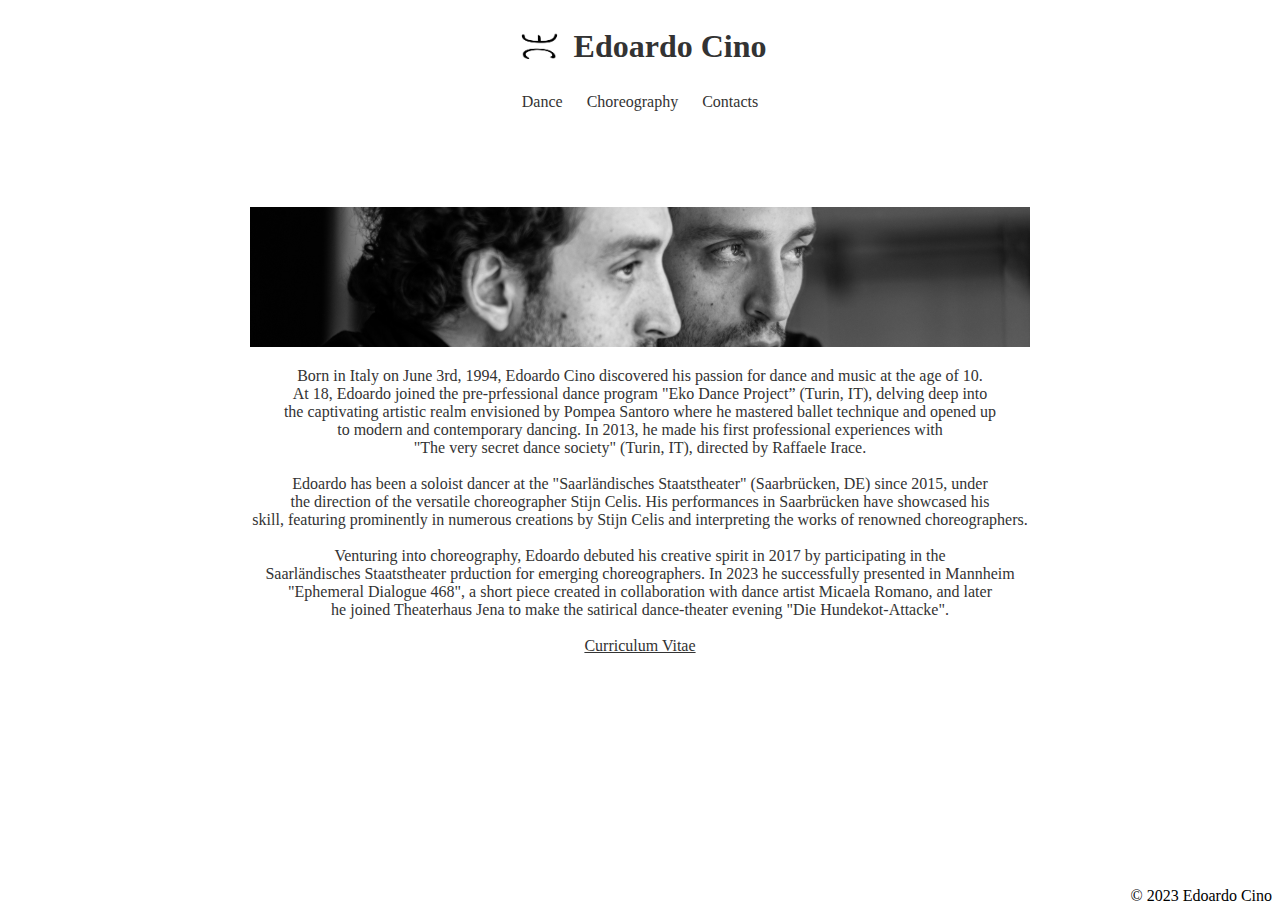
<file: index.html>
<!DOCTYPE html>
<html lang="en">

<head>
    <meta charset="UTF-8">
    <meta name="viewport" content="width=device-width, initial-scale=1.0">
    <title>Edoardo Cino</title>
    <link rel="stylesheet" href="styles.css"> <!-- Link to your CSS file (if applicable) -->
    <link rel="icon" href="favicon.ico" type="image/x-icon"> <!-- Link to your favicon (if applicable) -->
</head>

<body>
    <header>
        <h1>
        <a href="index.html">
            <img src="logos/logo-black.png" alt="Logo" class="logo">
            Edoardo Cino
        </a>
        </h1>
        <nav>
             <ul>
                 <li><a href="dance.html">Dance</a></li>
                 <li><a href="choreography.html">Choreography</a></li>
                 <li><a href="contacts.html">Contacts</a></li>
             </ul>
        </nav>
    </header>
    <main class= "about">
	<section class="cover-section"><img src="images/cover1.jpg"></section>
        <section>
            <p> Born in Italy on June 3rd, 1994, Edoardo Cino discovered his passion for dance and music at the age of 10. <br>
		At 18, Edoardo joined the pre-prfessional dance program "Eko Dance Project” (Turin, IT), delving deep into<br> 
		the captivating artistic realm envisioned by Pompea Santoro where he mastered ballet technique and opened up<br> 
		to modern and contemporary dancing. In 2013, he made his first professional experiences with <br>
		"The very secret dance society" (Turin, IT), directed by Raffaele Irace.<br>
		<br>
		Edoardo has been a soloist dancer at the "Saarländisches Staatstheater" (Saarbrücken, DE) since 2015, under<br>
		the direction of the versatile choreographer Stijn Celis. His performances in Saarbrücken have showcased his<br> 
		skill, featuring prominently in numerous creations by Stijn Celis and interpreting the works of renowned choreographers.<br>
		<br>
		Venturing into choreography, Edoardo debuted his creative spirit in 2017 by participating in the<br> 
		Saarländisches Staatstheater prduction for emerging choreographers. In 2023 he successfully presented in Mannheim<br> 
		"Ephemeral Dialogue 468", a short piece created in collaboration with dance artist Micaela Romano, and later<br> 
		he joined Theaterhaus Jena to make the satirical dance-theater evening "Die Hundekot-Attacke".<br> 
		<br>
		<a class="about" href="pdf/cv-ec.pdf" target="_blank">Curriculum Vitae</a><br>
	   </p>
        </section>

        <!-- Add more sections about yourself as needed -->
    </main>


    <footer>
        <p>&copy; 2023 Edoardo Cino</p>
    </footer>
</body>

</html>
</file>
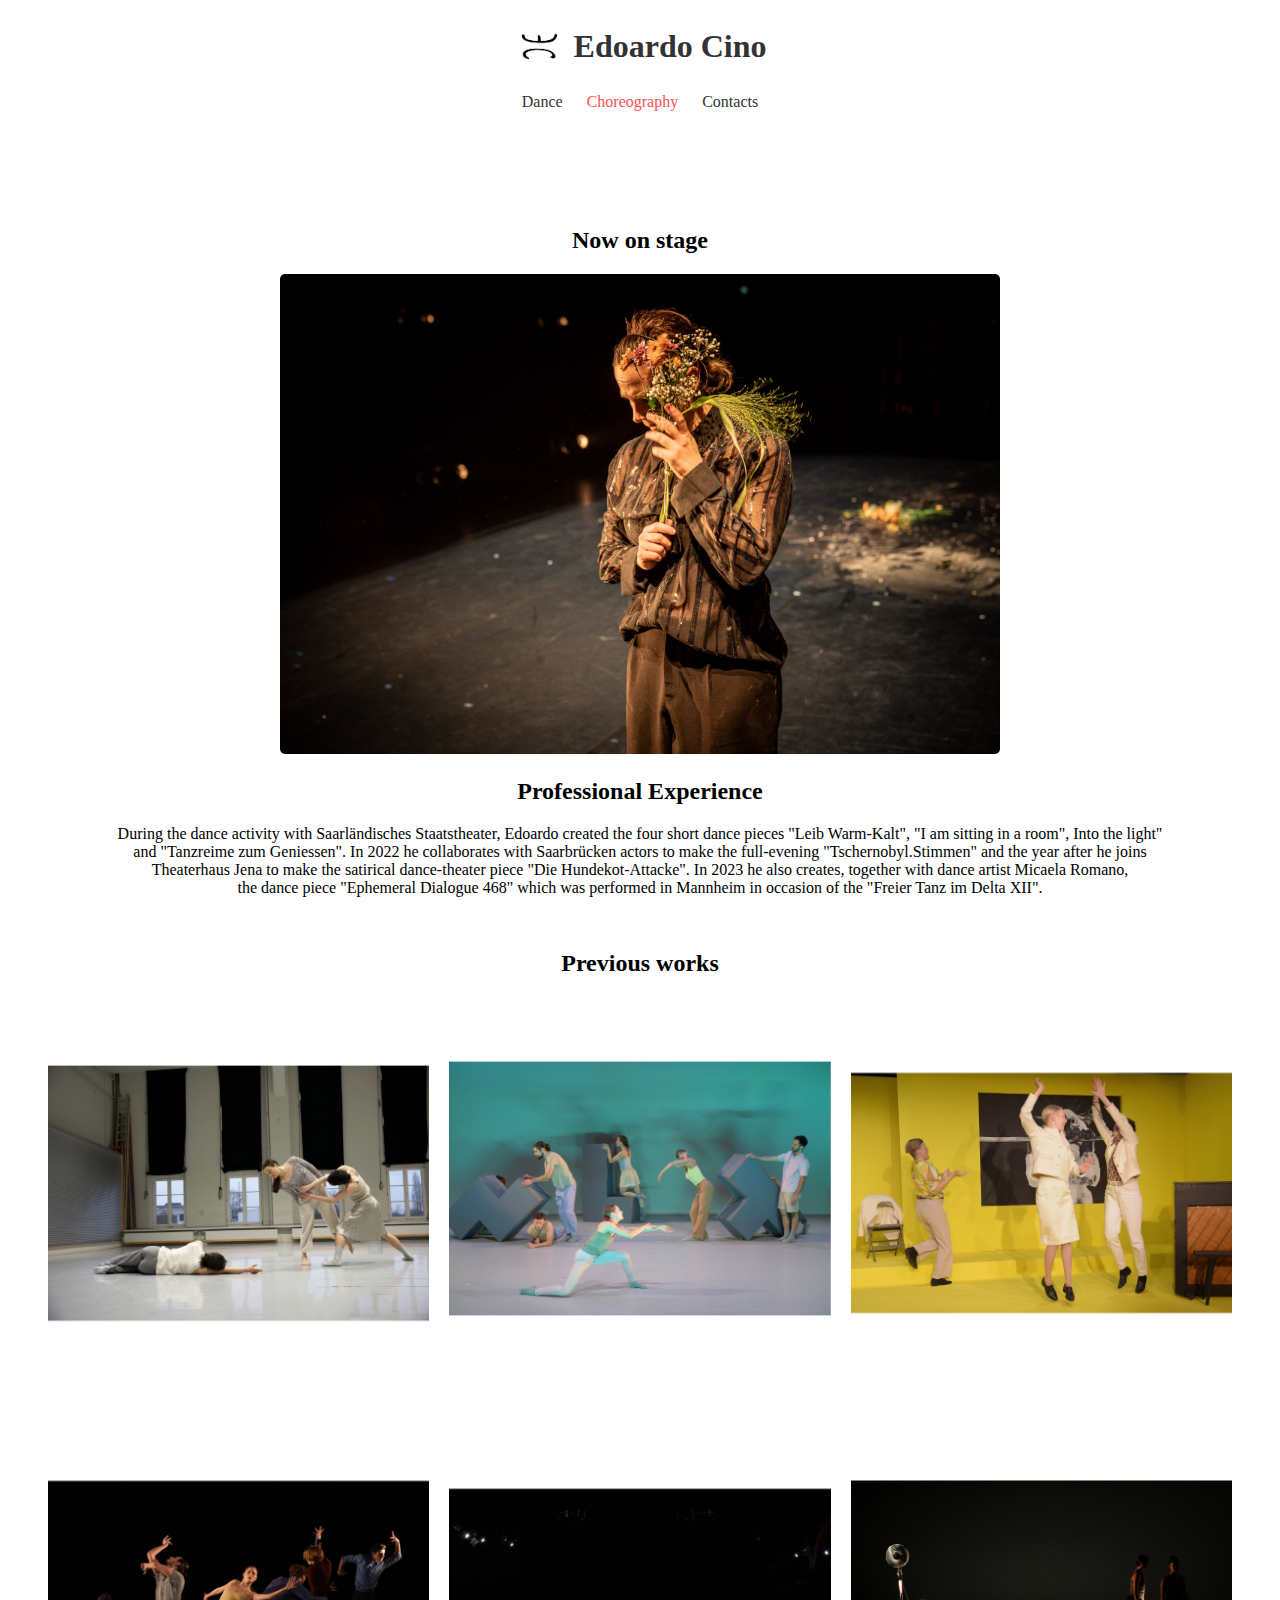
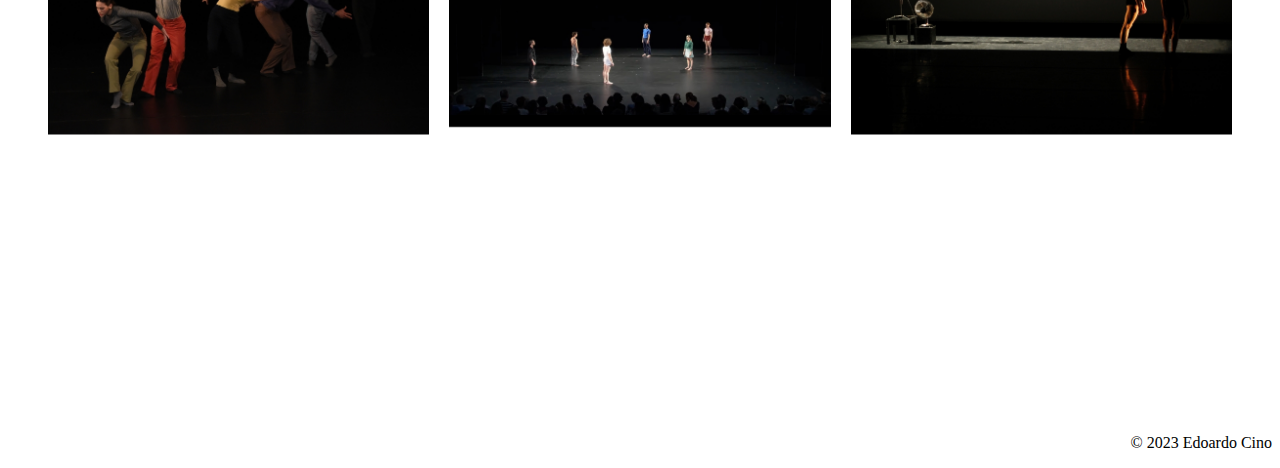
<file: choreography.html>
<!DOCTYPE html>
<html lang="en">

<head>
    <meta charset="UTF-8">
    <meta name="viewport" content="width=device-width, initial-scale=1.0">
    <title>Edoardo Cino</title>
    <link rel="stylesheet" href="styles.css"> <!-- Link to your CSS file (if applicable) -->
    <link rel="icon" href="favicon.ico" type="image/x-icon"> <!-- Link to your favicon (if applicable) -->
</head>

<body>
    <header>
        <h1>
        <a href="index.html">
            <img src="logos/logo-black.png" alt="Logo" class="logo">
            Edoardo Cino
        </a>
        </h1>
        <nav>
             <ul>
                 <li><a href="dance.html">Dance</a></li>
                 <li><a href="choreography.html"><span class="highlight-word">Choreography</span></a></li>
                 <li><a href="contacts.html">Contacts</a></li>
             </ul>
        </nav>
    </header>

    <main class="dance-page">

<section>
    <h2>Now on stage</h2>
    <div class="image" data-text="Die Hundekot-Attacke - Theaterhaus Jena">
        <a href="https://www.theaterhaus-jena.de/die-hundekotattacke.html" target:"_blank">
            <img src="images/hundekot1.jpg" alt="now-on-stage" style="position:relative;top:0;left:0;width:720px;">
            <div class="overlay">Die Hundekot-Attacke</div>
        </a>
    </div>
</section>

        <section>
            <h2>Professional Experience</h2>
                <p>
		During the dance activity with Saarländisches Staatstheater, Edoardo created the four short dance pieces "Leib Warm-Kalt", "I am sitting in a room", Into the light"<br> 
		and "Tanzreime zum Geniessen". In 2022 he collaborates with Saarbrücken actors to make the full-evening "Tschernobyl.Stimmen" and the year after he joins<br> 
		Theaterhaus Jena to make the satirical dance-theater piece "Die Hundekot-Attacke". In 2023 he also creates, together with dance artist Micaela Romano, <br>
		the dance piece "Ephemeral Dialogue 468" which was performed in Mannheim in occasion of the "Freier Tanz im Delta XII". 
		</p>
        </section>
<br>
<section>
    <h2>Previous works</h2>
    <div class="gallery">
        <div class="image-row">
            <div class="image" data-text="Ephemeral Dialogue 468">
                <a href="https://vimeo.com/odraode/ephemeral"><img src="images/ephemeral1.jpg" alt="Image 1"></a>
            </div>
            <div class="image" data-text="Tanzreime zum Geniessen">
                <a href="https://vimeo.com/odraode/tanzreime"><img src="images/tanzreime1.jpg" alt="Image 2"></a>
            </div>
            <div class="image" data-text="Tschernobyl.Stimmen">
                 <a href="https://www.staatstheater.saarland/detail/tschernobyl"><img src="images/tschernobyl1.jpg" alt="Image 3"></a>
            </div>
        </div>
<br>
        <div class="image-row">
            <div class="image" data-text="Into the light">
                 <a href="#"><img src="images/intothelight1.jpg" alt="Image 4"></a>
            </div>
            <div class="image" data-text="I am sitting in a room">
                 <a href="#"><img src="images/iamsitting1.jpg" alt="Image 5"></a>
            </div>
            <div class="image" data-text="Leib Warm-Kalt">
                 <a href="#"><img src="images/leib1.jpg" alt="Image 6"></a>
            </div>
        </div>
</section>
    </main>


    <footer>
        <p>&copy; 2023 Edoardo Cino</p>
    </footer>
</body>

</html>
</file>
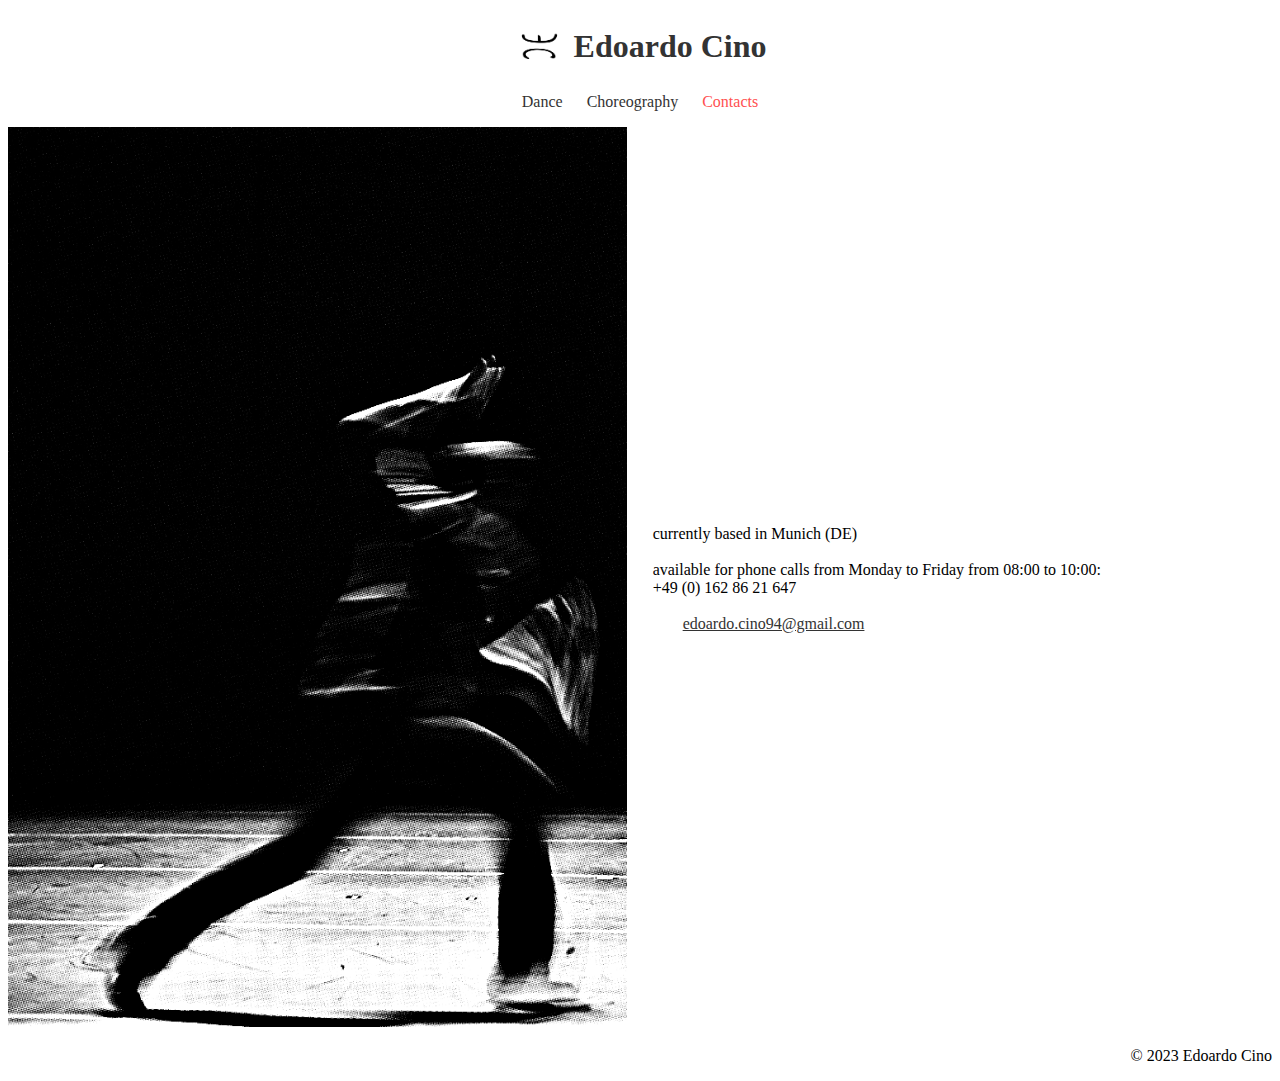
<file: contacts.html>
<!DOCTYPE html>
<html lang="en">

<head>
    <meta charset="UTF-8">
    <meta name="viewport" content="width=device-width, initial-scale=1.0">
    <title>Edoardo Cino</title>
    <link rel="stylesheet" href="styles.css"> <!-- Link to your CSS file (if applicable) -->
</head>

<body>
    <header>
        <h1>
        <a href="index.html">
            <img src="logos/logo-black.png" alt="Logo" class="logo">
            Edoardo Cino
        </a>
        </h1>
        <nav>
             <ul>
                 <li><a href="dance.html">Dance</a></li>
                 <li><a href="choreography.html">Choreography</a></li>
                 <li><a href="contacts.html"><span class="highlight-word">Contacts</span></a></li>
             </ul>
        </nav>
    </header>
    <main class= "contacts">
	<section class="photo-contacts">
            <img src="images/GPAmore151.png" alt="Your Photo">
        </section>
    	<section class="text-contacts">
		<p>
		currently based in Munich (DE)<br>
		<br>
		available for phone calls from Monday to Friday from 08:00 to 10:00:<br>
		+49 (0) 162 86 21 647<br>
		<br>
		<a class="about" href="mailto:edoardo.cino94@gmail.com">edoardo.cino94@gmail.com</a>
		</p>
   	 </section>
    </main>

    <footer>
        <p>&copy; 2023 Edoardo Cino</p>
    </footer>
</body>

</html>
</file>
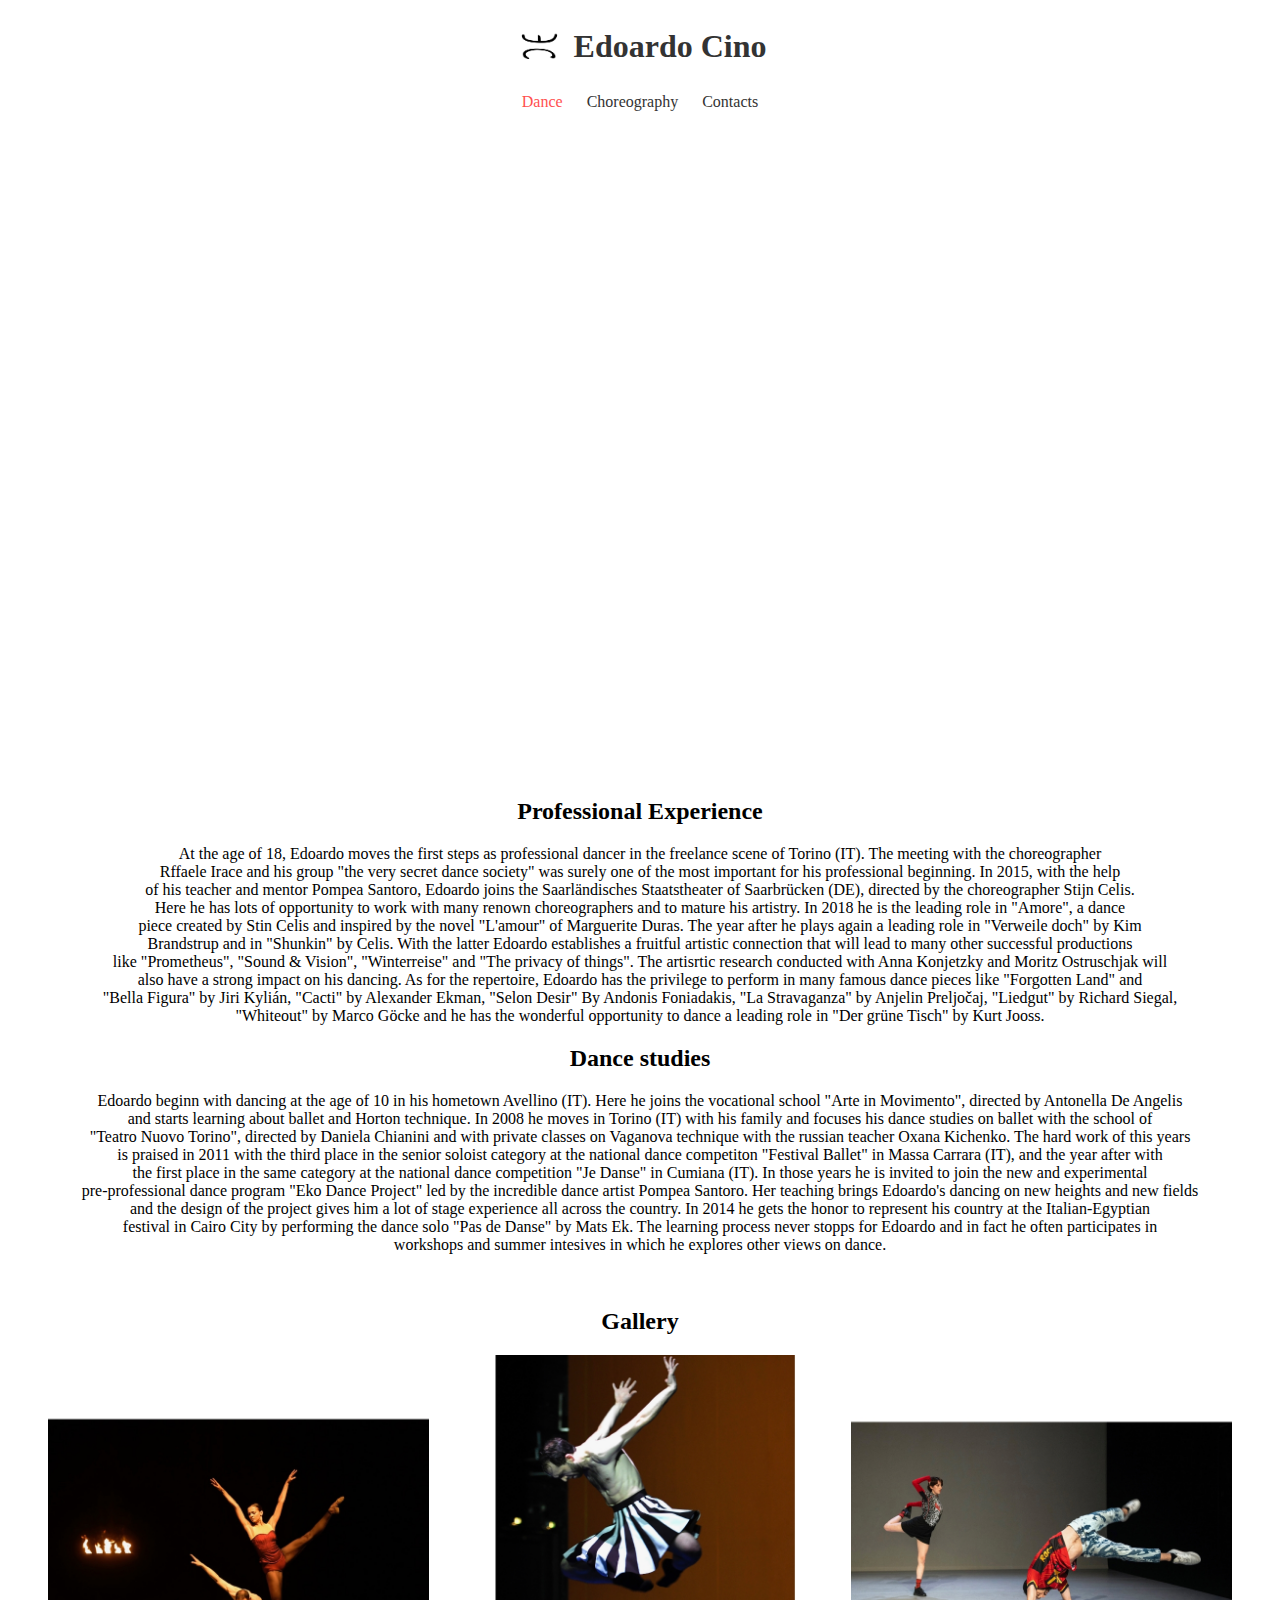
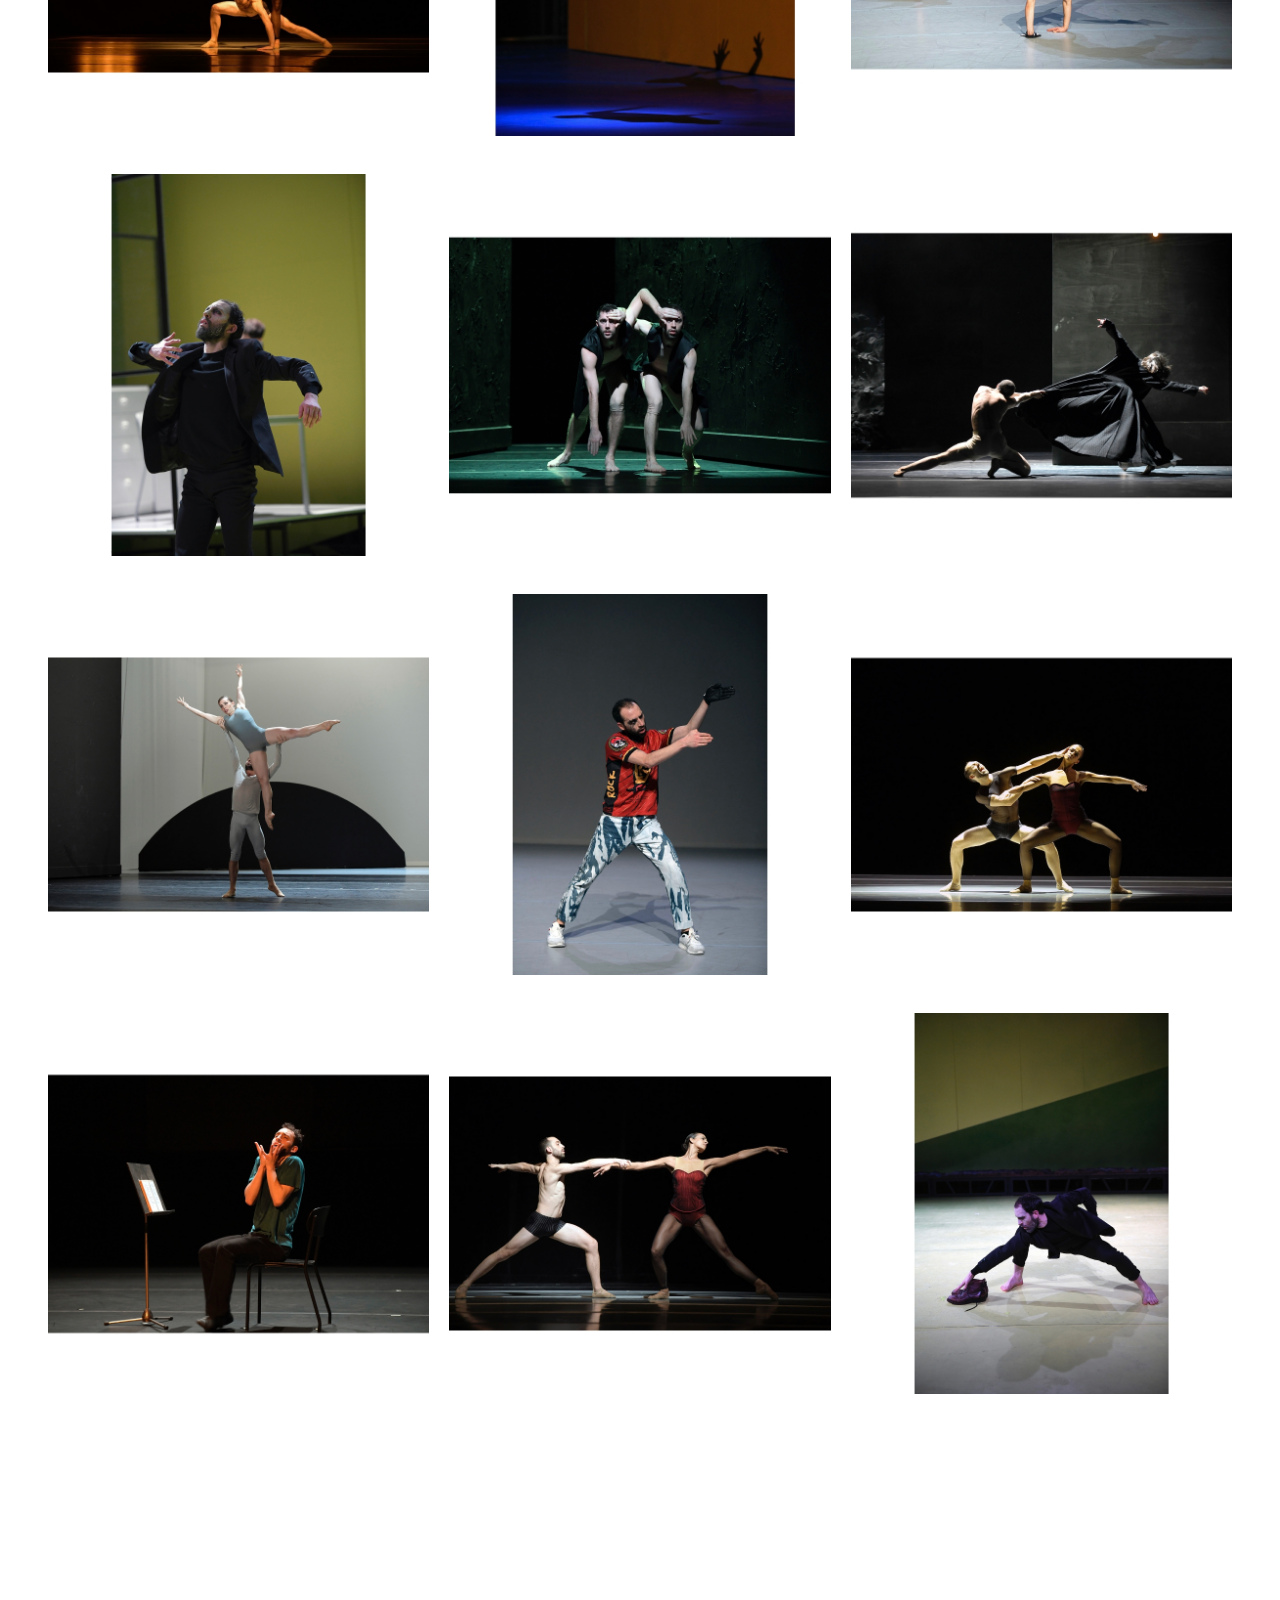
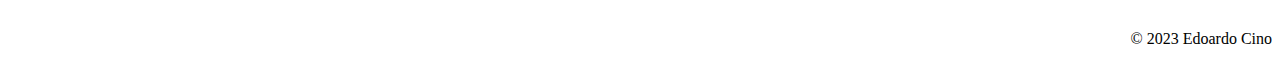
<file: dance.html>
<!DOCTYPE html>
<html lang="en">

<head>
    <meta charset="UTF-8">
    <meta name="viewport" content="width=device-width, initial-scale=1.0">
    <title>Edoardo Cino</title>
    <link rel="stylesheet" href="styles.css"> <!-- Link to your CSS file (if applicable) -->
    <link rel="icon" href="favicon.ico" type="image/x-icon"> <!-- Link to your favicon (if applicable) -->
</head>

<body>
    <header>
        <h1>
        <a href="index.html">
            <img src="logos/logo-black.png" alt="Logo" class="logo">
            Edoardo Cino
        </a>
        </h1>
        <nav>
             <ul>
                 <li><a href="dance.html"><span class="highlight-word">Dance</span></a></li>
                 <li><a href="choreography.html">Choreography</a></li>
                 <li><a href="contacts.html">Contacts</a></li>
             </ul>
        </nav>
    </header>
    <main class="dance-page">

        <section>
<div style="padding:20% 0 20% 0;position:relative; margin: 10px 0 100px 0;"><iframe src="https://player.vimeo.com/video/784661537?badge=0&amp;autopause=0&amp;quality_selector=1&amp;player_id=0&amp;app_id=58479" frameborder="0" allow="autoplay; fullscreen; picture-in-picture" style="position:absolute;top:0;left:0;width:100%;height:100%;" title="Dance Showreel"></iframe></div><script src="https://player.vimeo.com/api/player.js"></script>
            
	    <h2>Professional Experience</h2>
                <p>
		At the age of 18, Edoardo moves the first steps as professional dancer in the freelance scene of Torino (IT). The meeting with the choreographer<br> 
		Rffaele Irace and his group "the very secret dance society" was surely one of the most important for his professional beginning. In 2015, with the help<br> 
		of his teacher and mentor Pompea Santoro, Edoardo joins the Saarländisches Staatstheater of Saarbrücken (DE), directed by the choreographer Stijn Celis.<br> 
		Here he has lots of opportunity to work with many renown choreographers and to mature his artistry. In 2018 he is the leading role in "Amore", a dance<br> 
		piece created by Stin Celis and inspired by the novel "L'amour" of Marguerite Duras. The year after he plays again a leading role in "Verweile doch" by Kim<br>
		Brandstrup and in "Shunkin" by Celis. With the latter Edoardo establishes a fruitful artistic connection that will lead to many other successful productions<br> 
		like "Prometheus", "Sound & Vision", "Winterreise" and "The privacy of things". The artisrtic research conducted with Anna Konjetzky and Moritz Ostruschjak will<br> 
		also have a strong impact on his dancing. As for the repertoire, Edoardo has the privilege to perform in many famous dance pieces like "Forgotten Land" and<br> 
		"Bella Figura" by Jiri Kylián, "Cacti" by Alexander Ekman, "Selon Desir" By Andonis Foniadakis, "La Stravaganza" by Anjelin Preljočaj, "Liedgut" by Richard Siegal,<br> 
		"Whiteout" by Marco Göcke and he has the wonderful opportunity to dance a leading role in "Der grüne Tisch" by Kurt Jooss.
	        </p>
            <h2>Dance studies</h2>
                <p>
		Edoardo beginn with dancing at the age of 10 in his hometown Avellino (IT). Here he joins the vocational school "Arte in Movimento", directed by Antonella De Angelis<br> 
		and starts learning about ballet and Horton technique. In 2008 he moves in Torino (IT) with his family and focuses his dance studies on ballet with the school of<br> 
		"Teatro Nuovo Torino", directed by Daniela Chianini and with private classes on Vaganova technique with the russian teacher Oxana Kichenko. The hard work of this years<br> 
		is praised in 2011 with the third place in the senior soloist category at the national dance competiton "Festival Ballet" in Massa Carrara (IT), and the year after with<br> 
		the first place in the same category at the national dance competition "Je Danse" in Cumiana (IT). In those years he is invited to join the new and experimental<br> 
		pre-professional dance program "Eko Dance Project" led by the incredible dance artist Pompea Santoro. Her teaching brings Edoardo's dancing on new heights and new fields<br>
		and the design of the project gives him a lot of stage experience all across the country. In 2014 he gets the honor to represent his country at the Italian-Egyptian<br> 
		festival in Cairo City by performing the dance solo "Pas de Danse" by Mats Ek. The learning process never stopps for Edoardo and in fact he often participates in<br> 
		workshops and summer intesives in which he explores other views on dance.
		</p>

        </section>
<br>
<section>
    <h2>Gallery</h2>
    <div class="gallery">
        <div class="image-row">
            <div class="image" data-text="Bella Figura - Kylian">
                <img src="images/bellafigura1.jpg" alt="Image 1">
            </div>
            <div class="image" data-text="Sound & Vision - Celis">
                <img src="images/sav1.jpg" alt="Image 2">
            </div>
            <div class="image" data-text="Gloom - Ostruschnjak">
                <img src="images/gloom1.jpg" alt="Image 3">
            </div>
        </div>
<br>
        <div class="image-row">
            <div class="image" data-text="Winterreise - Celis">
                <img src="images/winter2.jpg" alt="Image 4">
            </div>
            <div class="image" data-text="Prometheus - Celis">
                <img src="images/prometeo1.jpg" alt="Image 5">
            </div>
            <div class="image" data-text="Verweile doch - Brandstrup">
                <img src="images/verweile1.jpg" alt="Image 6">
            </div>
        </div>
<br>
        <div class="image-row">
            <div class="image" data-text="Prometheus - Celis">
                <img src="images/prometeo2.jpg" alt="Image 7">
            </div>
            <div class="image" data-text="Gloom - Ostruschnjak">
                <img src="images/gloom2.jpg" alt="Image 8">
            </div>
           <div class="image" data-text="Bella Figura - Kylian">
                <img src="images/bellafigura3.jpg" alt="Image 9">
            </div>
        </div>
<br>
        <div class="image-row">
            <div class="image" data-text="Amore - Celis">
                <img src="images/GPAmore245.jpg" alt="Image 10">
            </div>
            <div class="image" data-text="Bella Figura - Kylian">
                <img src="images/bellafigura2.jpg" alt="Image 11">
            </div>
            <div class="image" data-text="Winterreise - Celis">
                <img src="images/winter1.jpg" alt="Image 12">
            </div>
        </div>
        <!-- Add more image rows here choreography:Jiri Kilyan photography: Bettina Stoess dancers: E.Cino, G.Salvatto-->
    </div>
</section>


    </main>


    <footer>
        <p>&copy; 2023 Edoardo Cino</p>
    </footer>
</body>

</html>
</file>
<file: styles.css>
@font-face {
    font-family: 'Herculanum';
    src: url('fonts/herculanum.woff') format('woff');
}

h1 a {
    display: flex;
    align-items: center;
    justify-content: center;
    color: #333;
    text-decoration: none;
}

.logo {
    width: 50px; 
    height: auto;
    margin-right: 10px;
}

nav ul {
    list-style-type: none;
    padding: 0;
    text-align: center;
}

nav li {
    display: inline;
    margin: 0 10px; /* Add some space between the items */
}

nav a {
    text-decoration: none;
    color: #333; /* Set the color of the links */
    font-size: 16px; /* Set the font size */
}

.highlight-word {
    color: #ff5050;
}

.about {
    text-align: center;
    padding: 80px 30px 200px 30px;
    color: #333;	   
}


.contacts {
    display: flex;
    justify-content: space-between;
    align-items: center;
}

.text-contacts, .photo-contacts {
    width: 49%; /* Adjust the width as needed */
}

.photo-contacts img {
    width: 100%;
    height: 100vh;
}

.text-contacts {
    display: flex;
    flex-direction: column;
    justify-content: space-around;
    align-items: left;
    background-color: ; /* Optional background color */
}

.dance-page {
    justify-content: center;
    text-align: center;
    padding: 80px 30px 200px 30px;
}

.gallery {
    width: 100%;
    text-align: center; /* Center the images */
}

.image-row {
    display: flex;
    justify-content: center;
    margin-bottom: 20px; /* Add some space between rows */
}

.image {
    position: relative;
    flex: 0 0 calc(33.33% - 20px); /* Three images per row with some margin */
    margin: 0 10px; /* Adjust margin as needed */
}

.image img {
    width: 100%;
    height: auto;
    display: block;
    border-radius: 5px; /* Optional: add rounded corners to images */
}

.image::before {
    content: attr(data-text); /* Show the value of data-text attribute as the overlay text */
    position: absolute;
    top: 0;
    left: 0;
    right: 0;
    bottom:;
    background-color: rgba(0, 0, 0, 0.6); /* Background color for the overlay */
    color: white; /* Text color */
    font-size: 18px; /* Text size */
    display: flex;
    justify-content: center;
    align-items: center;
    opacity: 0; /* Initially hidden */
    transition: opacity 0.3s ease-in-out; /* Add a smooth transition effect */
}

.image:hover::before {
    opacity: 1; /* Show the overlay when hovering */
}

.image {
    position: relative;
    display: inline-block;
    max-width: 100%; /* Ensure the image doesn't exceed its container */
    overflow: hidden; /* Hide any overflowing content */
}

.overlay {
    position: absolute;
    top: 50%;
    left: 50%;
    transform: translate(-50%, -50%);
    background-color: rgba(0, 0, 0, 1);
    color: white;
    font-size: 18px;
    padding: 10px;
    opacity: 0;
    transition: opacity 0.3s ease-in-out;
}

.image:hover .overlay {
    opacity: 1;
}

footer {
    text-align: right;
}
</file>
